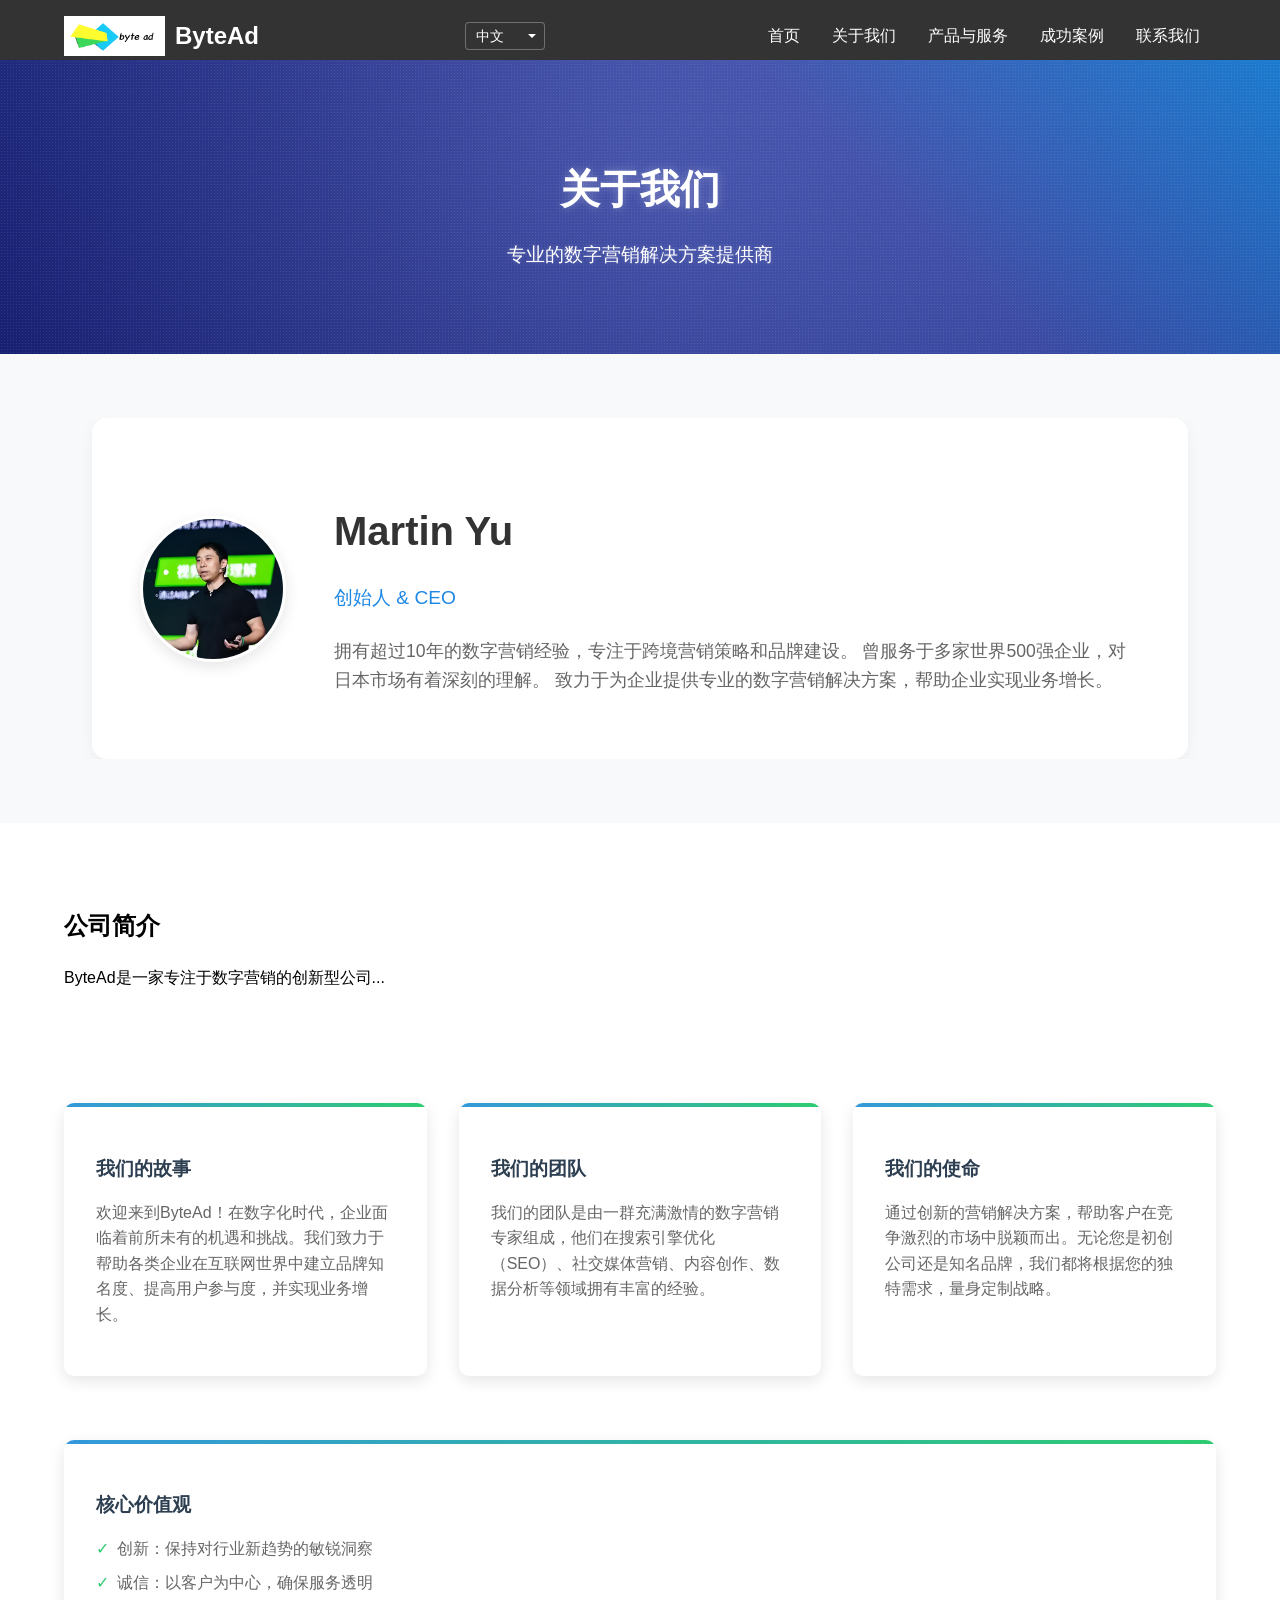
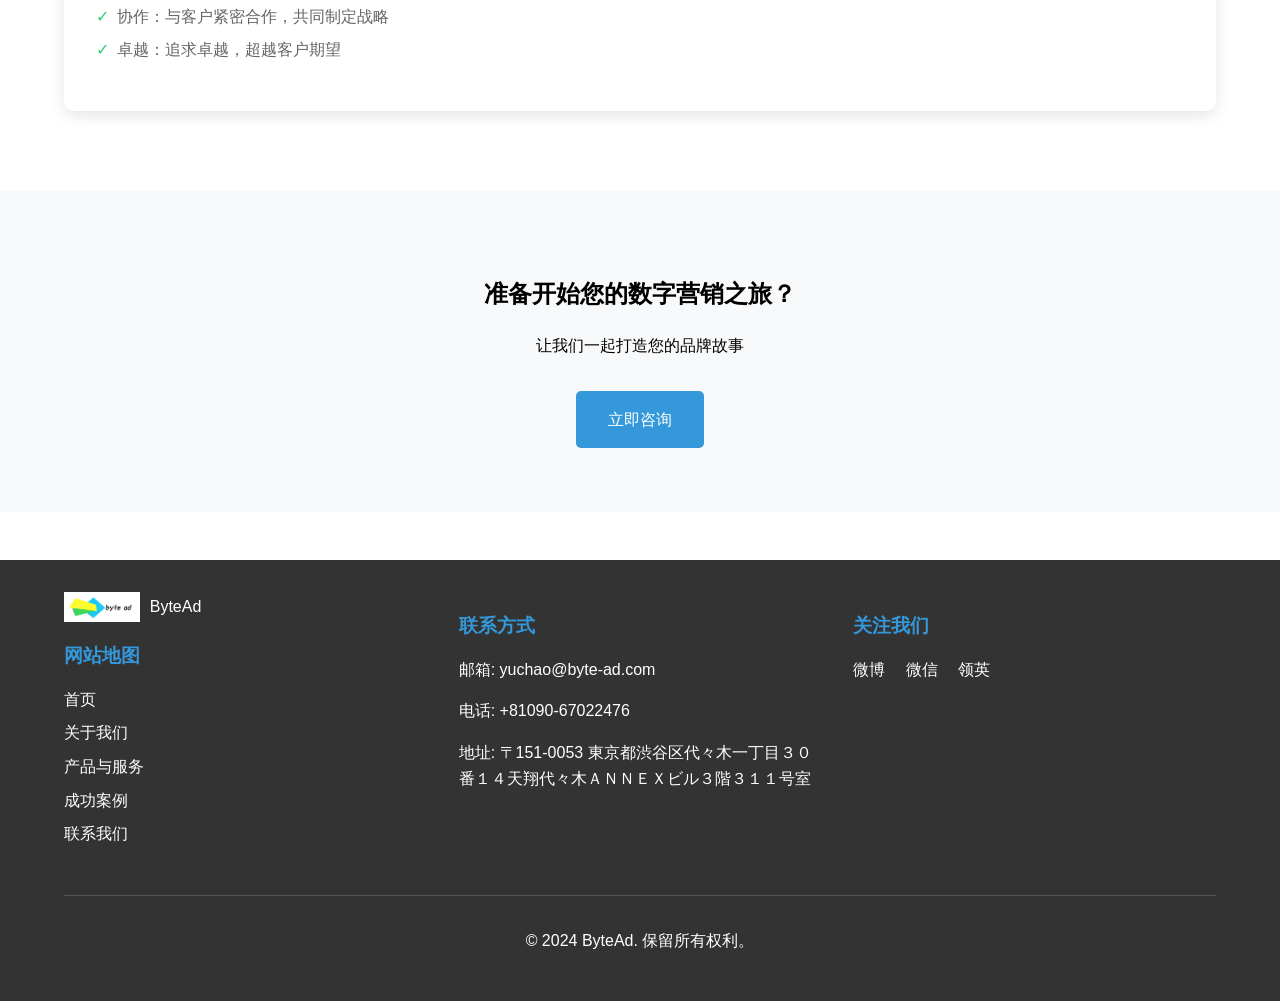
<file: about.html>
<!DOCTYPE html>
<html lang="zh">
<head>
    <meta charset="UTF-8">
    <meta name="viewport" content="width=device-width, initial-scale=1.0">
    <title>关于我们 - ByteAd</title>
    <link rel="stylesheet" href="styles/styles.css">
</head>
<body>
    <header></header>

    <main>
        <section class="page-hero">
            <div class="container">
                <h1>关于我们</h1>
                <p>专业的数字营销解决方案提供商</p>
            </div>
        </section>

        <section class="about-profile">
            <div class="container">
                <div class="profile-wrapper">
                    <div class="profile-image">
                        <img src="images/IMG_0980.jpg" alt="余超肖像" class="portrait">
                    </div>
                    <div class="profile-content">
                        <h2>Martin Yu
                        </h2>
                        <p class="title">创始人 & CEO</p>
                        <p class="description">
                            拥有超过10年的数字营销经验，专注于跨境营销策略和品牌建设。
                            曾服务于多家世界500强企业，对日本市场有着深刻的理解。
                            致力于为企业提供专业的数字营销解决方案，帮助企业实现业务增长。
                        </p>
                    </div>
                </div>
            </div>
        </section>

        <section class="about-company">
            <div class="container">
                <h2>公司简介</h2>
                <p>ByteAd是一家专注于数字营销的创新型公司...</p>
                <!-- 其他公司介绍内容 -->
            </div>
        </section>

        <section class="content-section">
            <div class="container">
                <div class="content-grid">
                    <div class="content-card">
                        <h3>我们的故事</h3>
                        <p>欢迎来到ByteAd！在数字化时代，企业面临着前所未有的机遇和挑战。我们致力于帮助各类企业在互联网世界中建立品牌知名度、提高用户参与度，并实现业务增长。</p>
                    </div>

                    <div class="content-card">
                        <h3>我们的团队</h3>
                        <p>我们的团队是由一群充满激情的数字营销专家组成，他们在搜索引擎优化（SEO）、社交媒体营销、内容创作、数据分析等领域拥有丰富的经验。</p>
                    </div>

                    <div class="content-card">
                        <h3>我们的使命</h3>
                        <p>通过创新的营销解决方案，帮助客户在竞争激烈的市场中脱颖而出。无论您是初创公司还是知名品牌，我们都将根据您的独特需求，量身定制战略。</p>
                    </div>
                </div>

                <div class="content-grid">
                    <div class="content-card">
                        <h3>核心价值观</h3>
                        <ul class="feature-list">
                            <li>创新：保持对行业新趋势的敏锐洞察</li>
                            <li>诚信：以客户为中心，确保服务透明</li>
                            <li>协作：与客户紧密合作，共同制定战略</li>
                            <li>卓越：追求卓越，超越客户期望</li>
                        </ul>
                    </div>
                </div>
            </div>
        </section>

        <section class="cta-section">
            <div class="container">
                <h2>准备开始您的数字营销之旅？</h2>
                <p>让我们一起打造您的品牌故事</p>
                <a href="mailto:yuchao@byte-ad.com" class="cta-button">立即咨询</a>
            </div>
        </section>
    </main>

    <footer></footer>

    <!-- 按顺序引入脚本 -->
    <script src="js/config.js"></script>
    <script src="js/components.js"></script>
    <script src="js/common.js"></script>
</body>
</html>
</file>
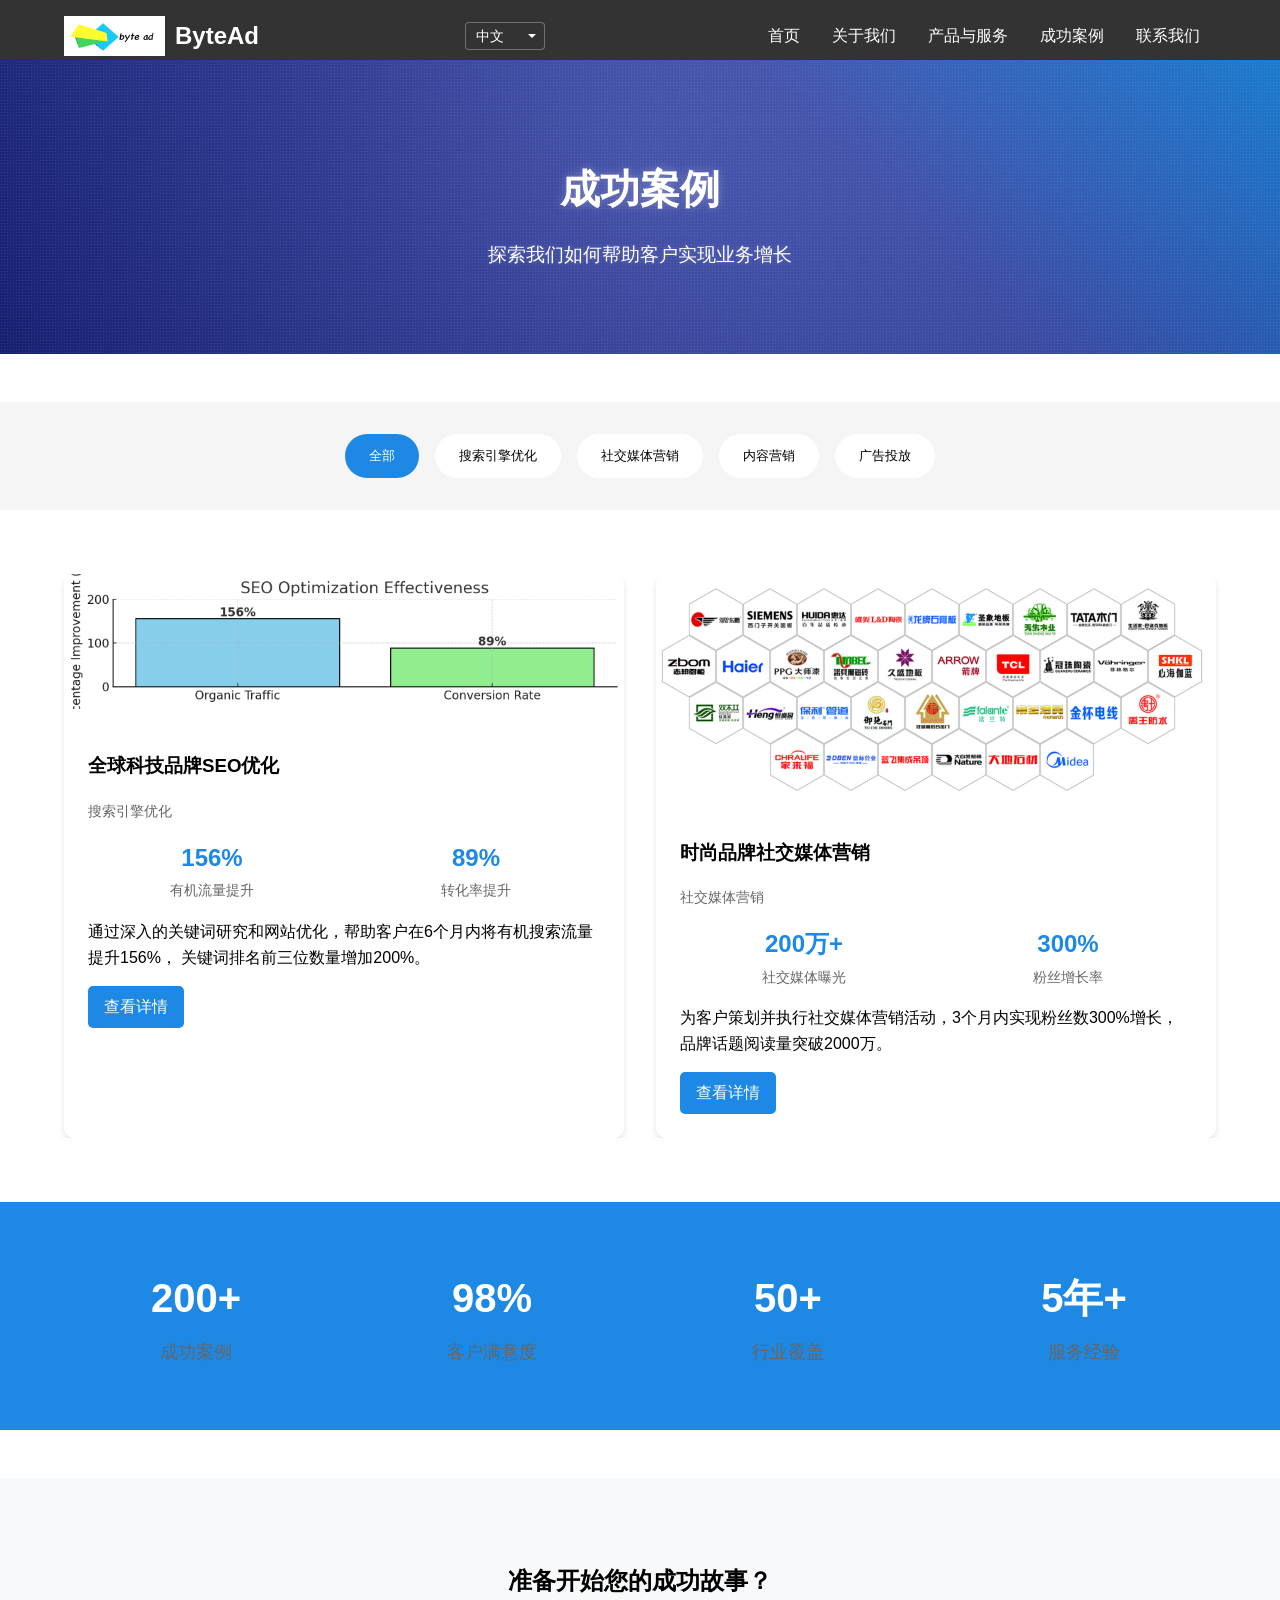
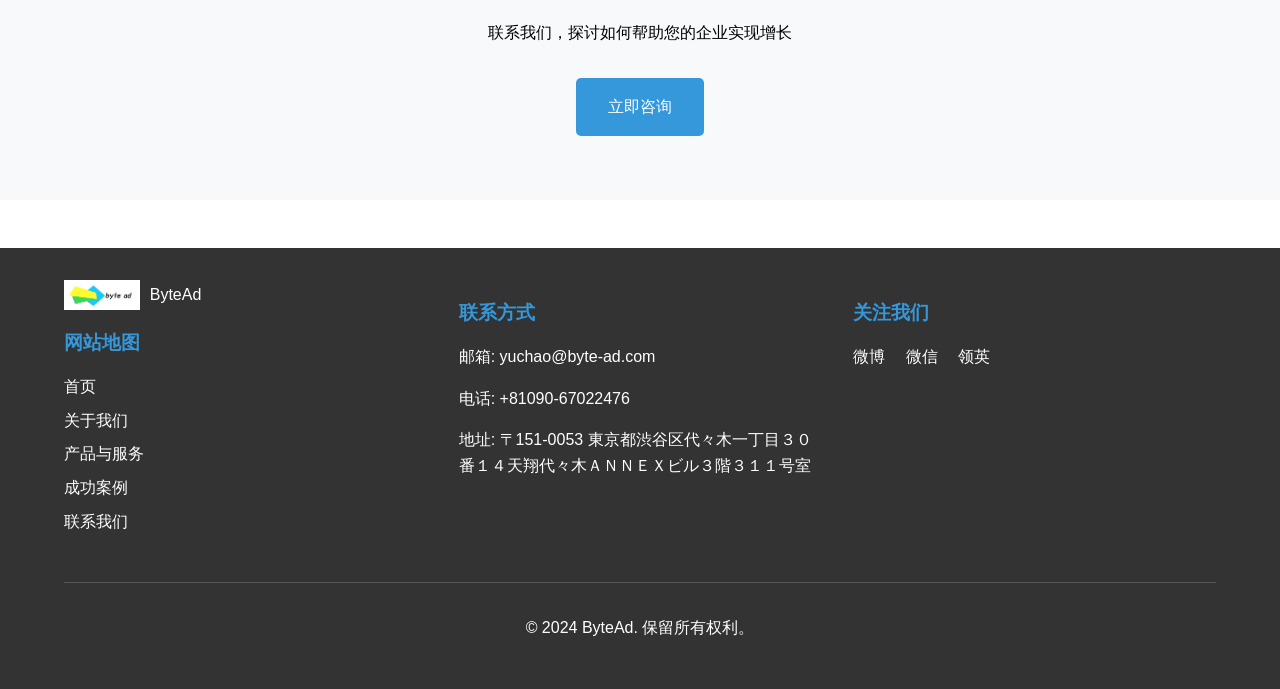
<file: cases.html>
<!DOCTYPE html>
<html lang="zh">
<head>
    <meta charset="UTF-8">
    <meta name="viewport" content="width=device-width, initial-scale=1.0">
    <title>成功案例 - ByteAd</title>
    <link rel="stylesheet" href="styles/styles.css">
</head>
<body>
    <header></header>

    <main>
        <section class="page-hero">
            <div class="container">
                <h1>成功案例</h1>
                <p>探索我们如何帮助客户实现业务增长</p>
            </div>
        </section>

        <!-- 案例筛选 -->
        <section class="case-filter">
            <div class="container">
                <div class="filter-buttons">
                    <button class="filter-btn active" data-filter="all">全部</button>
                    <button class="filter-btn" data-filter="seo">搜索引擎优化</button>
                    <button class="filter-btn" data-filter="social">社交媒体营销</button>
                    <button class="filter-btn" data-filter="content">内容营销</button>
                    <button class="filter-btn" data-filter="ads">广告投放</button>
                </div>
            </div>
        </section>

        <!-- 案例展示 -->
        <section class="case-grid">
            <div class="container">
                <div class="cases-wrapper">
                    <!-- 案例 1 -->
                    <div class="case-card" data-category="seo">
                        <div class="case-image">
                            <img src="images/seo.png" alt="全球科技品牌SEO优化">
                        </div>
                        <div class="case-content">
                            <h3>全球科技品牌SEO优化</h3>
                            <p class="case-category">搜索引擎优化</p>
                            <div class="case-stats">
                                <div class="stat">
                                    <span class="stat-number">156%</span>
                                    <span class="stat-label">有机流量提升</span>
                                </div>
                                <div class="stat">
                                    <span class="stat-number">89%</span>
                                    <span class="stat-label">转化率提升</span>
                                </div>
                            </div>
                            <p class="case-description">
                                通过深入的关键词研究和网站优化，帮助客户在6个月内将有机搜索流量提升156%，
                                关键词排名前三位数量增加200%。
                            </p>
                            <a href="#" class="case-link">查看详情</a>
                        </div>
                    </div>

                    <!-- 案例 2 -->
                    <div class="case-card" data-category="social">
                        <div class="case-image">
                            <img src="images/brand.png" alt="时尚品牌社交媒体营销">
                        </div>
                        <div class="case-content">
                            <h3>时尚品牌社交媒体营销</h3>
                            <p class="case-category">社交媒体营销</p>
                            <div class="case-stats">
                                <div class="stat">
                                    <span class="stat-number">200万+</span>
                                    <span class="stat-label">社交媒体曝光</span>
                                </div>
                                <div class="stat">
                                    <span class="stat-number">300%</span>
                                    <span class="stat-label">粉丝增长率</span>
                                </div>
                            </div>
                            <p class="case-description">
                                为客户策划并执行社交媒体营销活动，3个月内实现粉丝数300%增长，
                                品牌话题阅读量突破2000万。
                            </p>
                            <a href="#" class="case-link">查看详情</a>
                        </div>
                    </div>

                    <!-- 更多案例... -->
                </div>
            </div>
        </section>

        <!-- 数据统计 -->
        <section class="stats-section">
            <div class="container">
                <div class="stats-grid">
                    <div class="stat-item">
                        <span class="stat-number">200+</span>
                        <span class="stat-label">成功案例</span>
                    </div>
                    <div class="stat-item">
                        <span class="stat-number">98%</span>
                        <span class="stat-label">客户满意度</span>
                    </div>
                    <div class="stat-item">
                        <span class="stat-number">50+</span>
                        <span class="stat-label">行业覆盖</span>
                    </div>
                    <div class="stat-item">
                        <span class="stat-number">5年+</span>
                        <span class="stat-label">服务经验</span>
                    </div>
                </div>
            </div>
        </section>

        <!-- CTA 部分 -->
        <section class="cta-section">
            <div class="container">
                <h2>准备开始您的成功故事？</h2>
                <p>联系我们，探讨如何帮助您的企业实现增长</p>
                <a href="mailto:yuchao@byte-ad.com" class="cta-button">立即咨询</a>
            </div>
        </section>
    </main>

    <footer></footer>

    <!-- 脚本引入 -->
    <script src="js/config.js"></script>
    <script src="js/components.js"></script>
    <script src="js/common.js"></script>
    <script src="js/cases.js"></script>
</body>
</html>
</file>
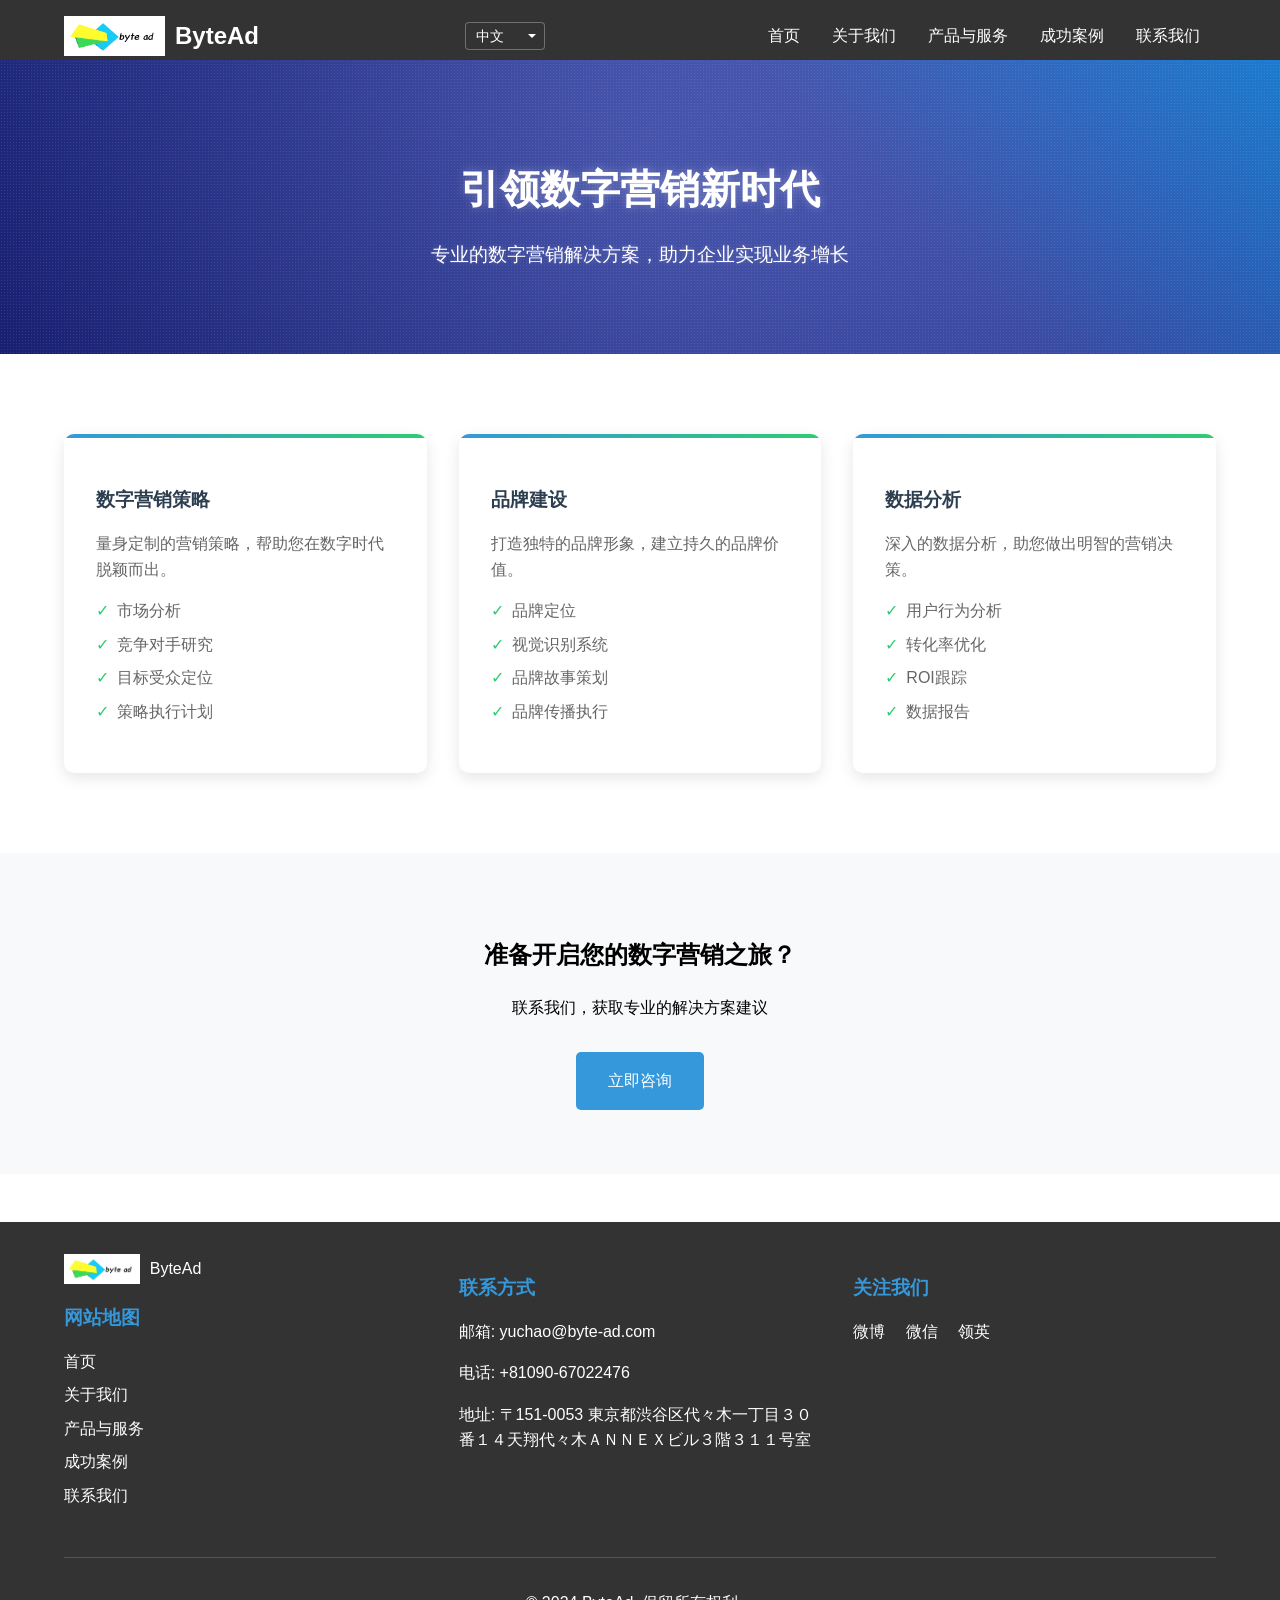
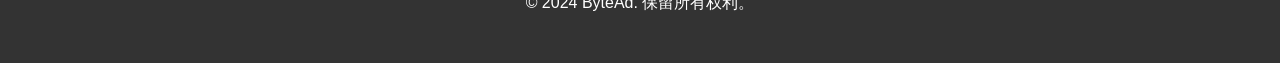
<file: index_a.html>
<!DOCTYPE html>
<html lang="zh">
<head>
    <meta charset="UTF-8">
    <meta name="viewport" content="width=device-width, initial-scale=1.0">
    <title>ByteAd - 数字营销专家</title>
    <link rel="stylesheet" href="styles/styles.css">
</head>
<body>
    <header></header>

    <main>
        <section class="page-hero">
            <div class="container">
                <h1 data-i18n="home.hero.title">引领数字营销新时代</h1>
                <p data-i18n="home.hero.subtitle">专业的数字营销解决方案，助力企业实现业务增长</p>
            </div>
        </section>

        <section class="content-section">
            <div class="container">
                <div class="content-grid">
                    <div class="content-card">
                        <h3>数字营销策略</h3>
                        <p>量身定制的营销策略，帮助您在数字时代脱颖而出。</p>
                        <ul class="feature-list">
                            <li>市场分析</li>
                            <li>竞争对手研究</li>
                            <li>目标受众定位</li>
                            <li>策略执行计划</li>
                        </ul>
                    </div>

                    <div class="content-card">
                        <h3>品牌建设</h3>
                        <p>打造独特的品牌形象，建立持久的品牌价值。</p>
                        <ul class="feature-list">
                            <li>品牌定位</li>
                            <li>视觉识别系统</li>
                            <li>品牌故事策划</li>
                            <li>品牌传播执行</li>
                        </ul>
                    </div>

                    <div class="content-card">
                        <h3>数据分析</h3>
                        <p>深入的数据分析，助您做出明智的营销决策。</p>
                        <ul class="feature-list">
                            <li>用户行为分析</li>
                            <li>转化率优化</li>
                            <li>ROI跟踪</li>
                            <li>数据报告</li>
                        </ul>
                    </div>
                </div>
            </div>
        </section>

        <section class="cta-section">
            <div class="container">
                <h2>准备开启您的数字营销之旅？</h2>
                <p>联系我们，获取专业的解决方案建议</p>
                <a href="mailto:yuchao@byte-ad.com" class="cta-button">立即咨询</a>
            </div>
        </section>
    </main>

    <footer></footer>

    <!-- 引入语言文件 -->
    <script src="locales/zh.js"></script>
    <script src="locales/en.js"></script>
    <script src="locales/ja.js"></script>
    <!-- 其他脚本 -->
    <script src="js/config.js"></script>
    <script src="js/components.js"></script>
    <script src="js/common.js"></script>
</body>
</html>
</file>
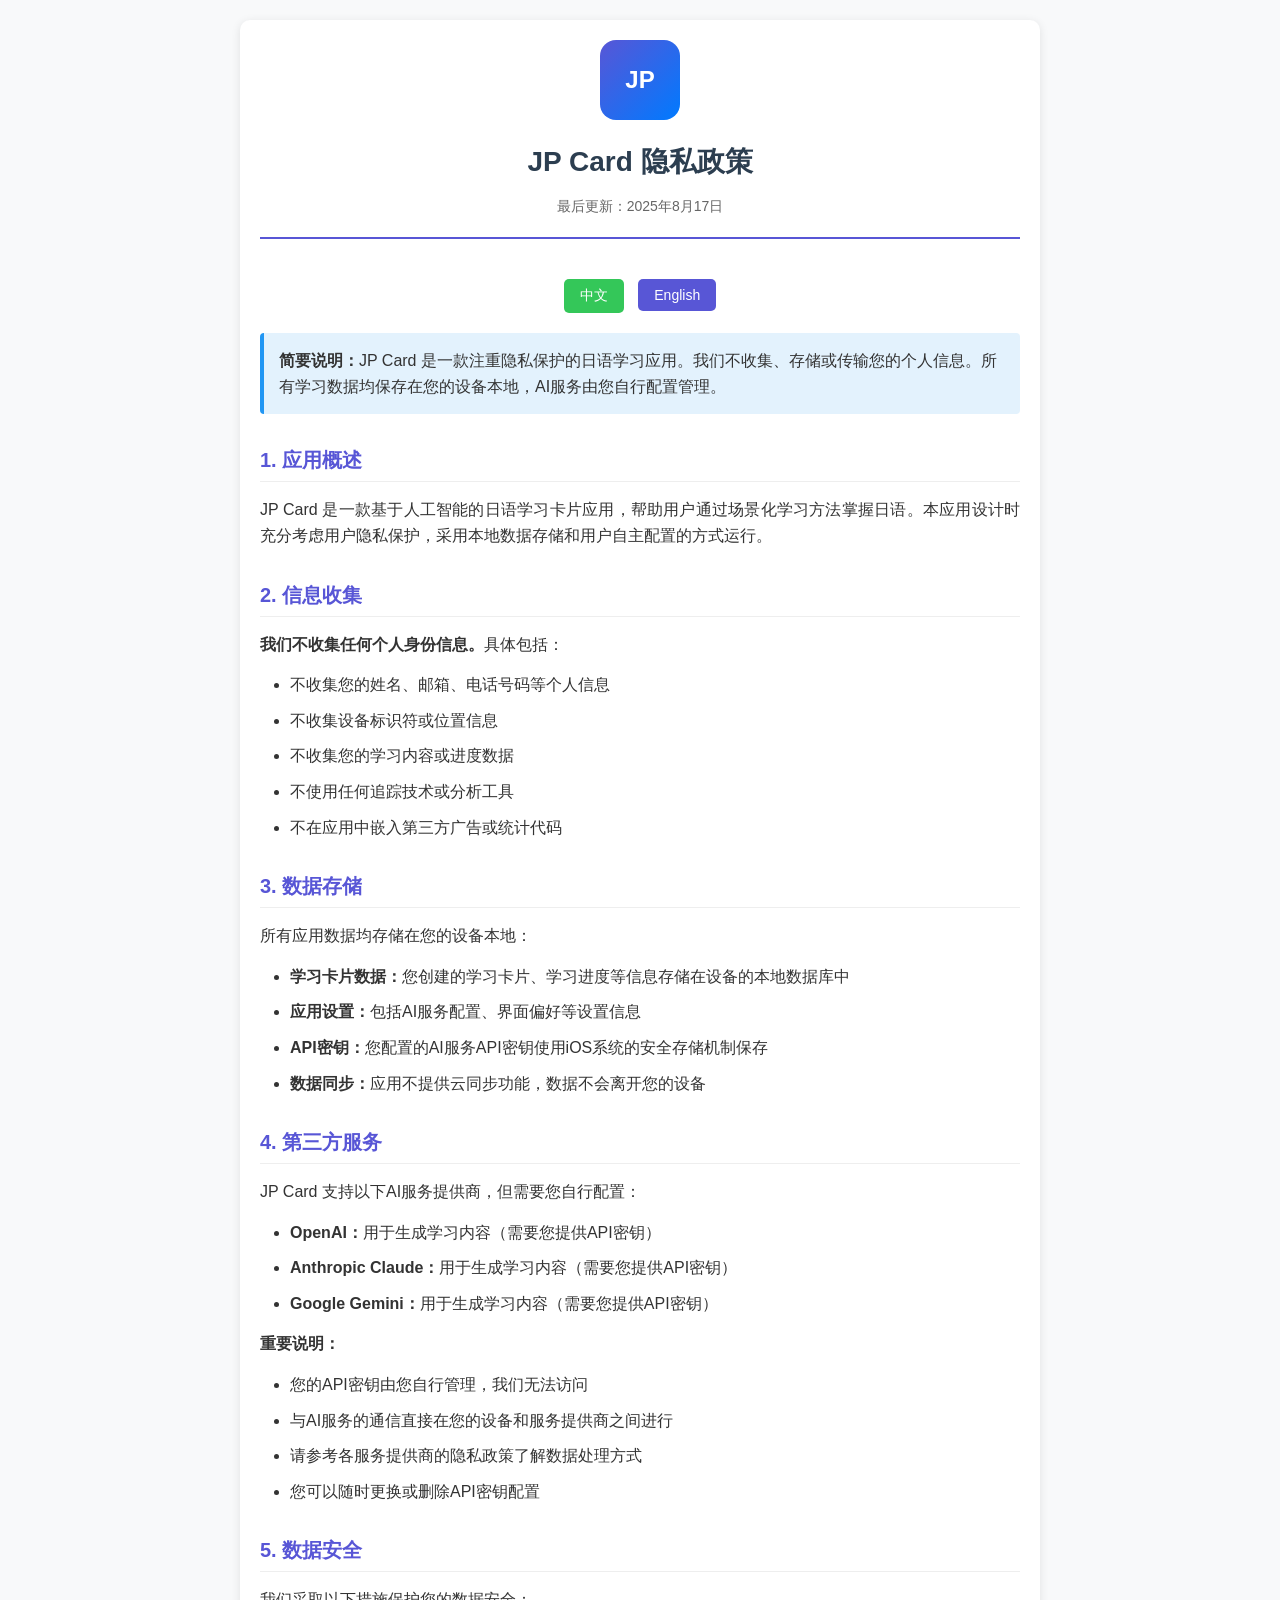
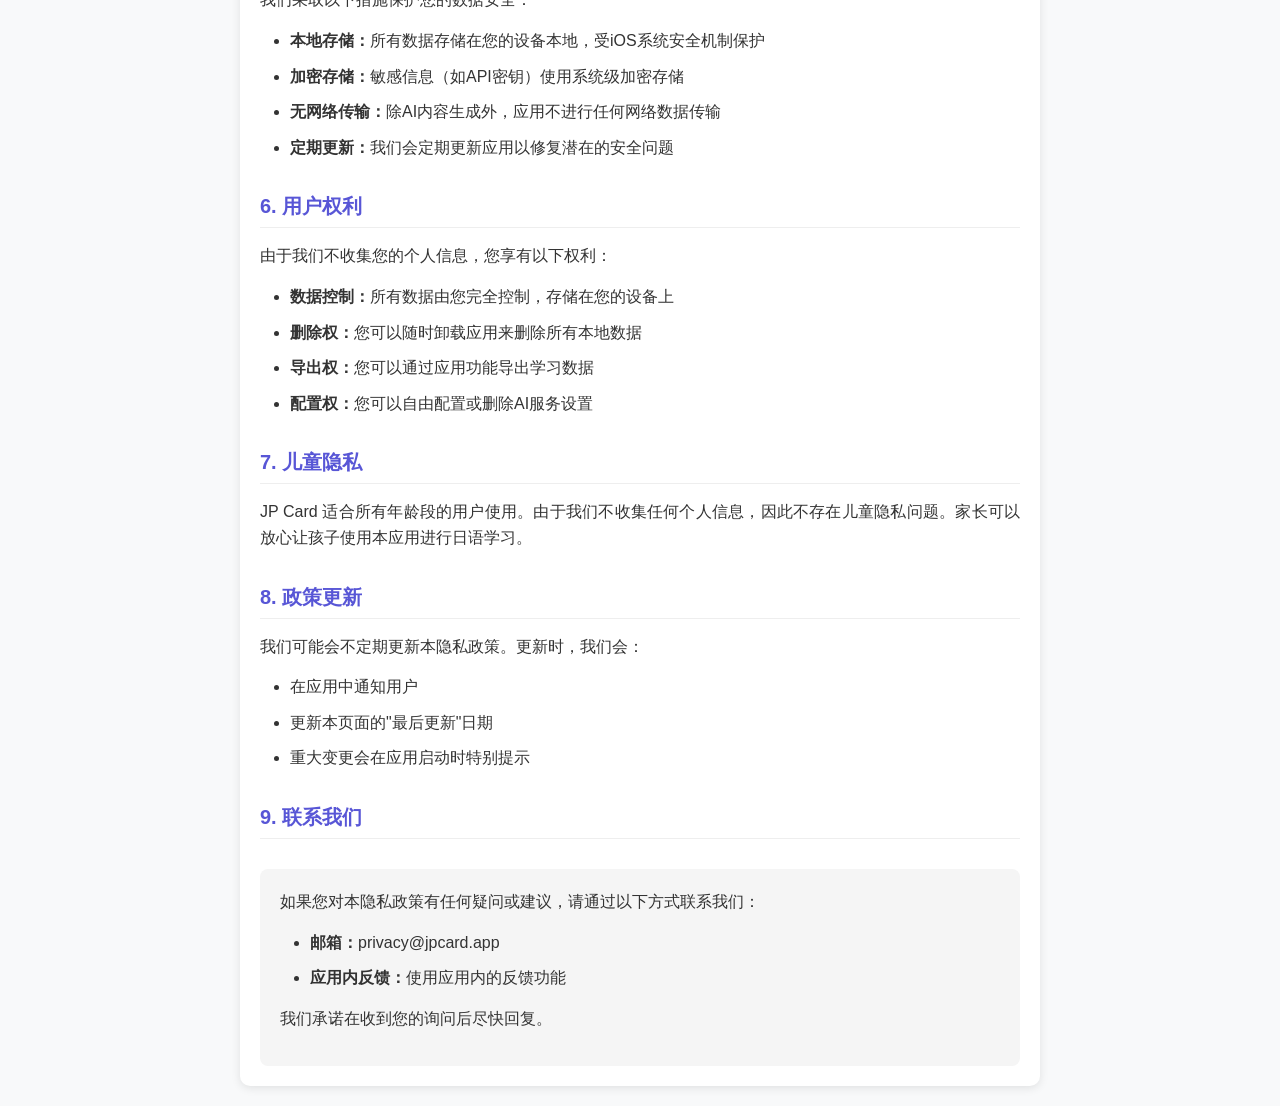
<file: jpcard_privacy.html>
<!DOCTYPE html>
<html lang="zh-CN">
<head>
    <meta charset="UTF-8">
    <meta name="viewport" content="width=device-width, initial-scale=1.0">
    <title>JP Card - 隐私政策</title>
    <style>
        * {
            margin: 0;
            padding: 0;
            box-sizing: border-box;
        }

        body {
            font-family: -apple-system, BlinkMacSystemFont, 'Segoe UI', Roboto, 'Helvetica Neue', Arial, sans-serif;
            line-height: 1.6;
            color: #333;
            background-color: #f8f9fa;
        }

        .container {
            max-width: 800px;
            margin: 0 auto;
            padding: 20px;
            background-color: white;
            box-shadow: 0 2px 10px rgba(0,0,0,0.1);
            border-radius: 10px;
            margin-top: 20px;
            margin-bottom: 20px;
        }

        .header {
            text-align: center;
            margin-bottom: 40px;
            padding-bottom: 20px;
            border-bottom: 2px solid #5856D6;
        }

        .app-icon {
            width: 80px;
            height: 80px;
            background: linear-gradient(135deg, #5856D6, #007AFF);
            border-radius: 16px;
            margin: 0 auto 20px;
            display: flex;
            align-items: center;
            justify-content: center;
            color: white;
            font-size: 24px;
            font-weight: bold;
        }

        h1 {
            color: #2c3e50;
            margin-bottom: 10px;
            font-size: 28px;
        }

        .update-date {
            color: #666;
            font-size: 14px;
        }

        h2 {
            color: #5856D6;
            margin: 30px 0 15px 0;
            font-size: 20px;
            padding-bottom: 5px;
            border-bottom: 1px solid #eee;
        }

        p {
            margin-bottom: 15px;
            text-align: justify;
        }

        ul {
            margin: 15px 0;
            padding-left: 30px;
        }

        li {
            margin-bottom: 10px;
        }

        .highlight {
            background-color: #e3f2fd;
            padding: 15px;
            border-left: 4px solid #2196F3;
            margin: 20px 0;
            border-radius: 4px;
        }

        .contact-info {
            background-color: #f5f5f5;
            padding: 20px;
            border-radius: 8px;
            margin-top: 30px;
        }

        .language-switch {
            text-align: center;
            margin: 20px 0;
        }

        .language-switch button {
            background: #5856D6;
            color: white;
            border: none;
            padding: 8px 16px;
            margin: 0 5px;
            border-radius: 5px;
            cursor: pointer;
            font-size: 14px;
        }

        .language-switch button:hover {
            background: #4947C7;
        }

        .language-switch button.active {
            background: #34C759;
        }

        .english-content {
            display: none;
        }

        @media (max-width: 768px) {
            .container {
                margin: 10px;
                padding: 15px;
            }
            
            h1 {
                font-size: 24px;
            }
            
            h2 {
                font-size: 18px;
            }
        }
    </style>
</head>
<body>
    <div class="container">
        <div class="header">
            <div class="app-icon">JP</div>
            <h1>JP Card 隐私政策</h1>
            <div class="update-date">最后更新：2025年8月17日</div>
        </div>

        <div class="language-switch">
            <button id="btn-chinese" class="active" onclick="switchLanguage('chinese')">中文</button>
            <button id="btn-english" onclick="switchLanguage('english')">English</button>
        </div>

        <!-- 中文版本 -->
        <div id="chinese-content" class="chinese-content">
            <div class="highlight">
                <strong>简要说明：</strong>JP Card 是一款注重隐私保护的日语学习应用。我们不收集、存储或传输您的个人信息。所有学习数据均保存在您的设备本地，AI服务由您自行配置管理。
            </div>

            <h2>1. 应用概述</h2>
            <p>JP Card 是一款基于人工智能的日语学习卡片应用，帮助用户通过场景化学习方法掌握日语。本应用设计时充分考虑用户隐私保护，采用本地数据存储和用户自主配置的方式运行。</p>

            <h2>2. 信息收集</h2>
            <p><strong>我们不收集任何个人身份信息。</strong>具体包括：</p>
            <ul>
                <li>不收集您的姓名、邮箱、电话号码等个人信息</li>
                <li>不收集设备标识符或位置信息</li>
                <li>不收集您的学习内容或进度数据</li>
                <li>不使用任何追踪技术或分析工具</li>
                <li>不在应用中嵌入第三方广告或统计代码</li>
            </ul>

            <h2>3. 数据存储</h2>
            <p>所有应用数据均存储在您的设备本地：</p>
            <ul>
                <li><strong>学习卡片数据：</strong>您创建的学习卡片、学习进度等信息存储在设备的本地数据库中</li>
                <li><strong>应用设置：</strong>包括AI服务配置、界面偏好等设置信息</li>
                <li><strong>API密钥：</strong>您配置的AI服务API密钥使用iOS系统的安全存储机制保存</li>
                <li><strong>数据同步：</strong>应用不提供云同步功能，数据不会离开您的设备</li>
            </ul>

            <h2>4. 第三方服务</h2>
            <p>JP Card 支持以下AI服务提供商，但需要您自行配置：</p>
            <ul>
                <li><strong>OpenAI：</strong>用于生成学习内容（需要您提供API密钥）</li>
                <li><strong>Anthropic Claude：</strong>用于生成学习内容（需要您提供API密钥）</li>
                <li><strong>Google Gemini：</strong>用于生成学习内容（需要您提供API密钥）</li>
            </ul>
            <p><strong>重要说明：</strong></p>
            <ul>
                <li>您的API密钥由您自行管理，我们无法访问</li>
                <li>与AI服务的通信直接在您的设备和服务提供商之间进行</li>
                <li>请参考各服务提供商的隐私政策了解数据处理方式</li>
                <li>您可以随时更换或删除API密钥配置</li>
            </ul>

            <h2>5. 数据安全</h2>
            <p>我们采取以下措施保护您的数据安全：</p>
            <ul>
                <li><strong>本地存储：</strong>所有数据存储在您的设备本地，受iOS系统安全机制保护</li>
                <li><strong>加密存储：</strong>敏感信息（如API密钥）使用系统级加密存储</li>
                <li><strong>无网络传输：</strong>除AI内容生成外，应用不进行任何网络数据传输</li>
                <li><strong>定期更新：</strong>我们会定期更新应用以修复潜在的安全问题</li>
            </ul>

            <h2>6. 用户权利</h2>
            <p>由于我们不收集您的个人信息，您享有以下权利：</p>
            <ul>
                <li><strong>数据控制：</strong>所有数据由您完全控制，存储在您的设备上</li>
                <li><strong>删除权：</strong>您可以随时卸载应用来删除所有本地数据</li>
                <li><strong>导出权：</strong>您可以通过应用功能导出学习数据</li>
                <li><strong>配置权：</strong>您可以自由配置或删除AI服务设置</li>
            </ul>

            <h2>7. 儿童隐私</h2>
            <p>JP Card 适合所有年龄段的用户使用。由于我们不收集任何个人信息，因此不存在儿童隐私问题。家长可以放心让孩子使用本应用进行日语学习。</p>

            <h2>8. 政策更新</h2>
            <p>我们可能会不定期更新本隐私政策。更新时，我们会：</p>
            <ul>
                <li>在应用中通知用户</li>
                <li>更新本页面的"最后更新"日期</li>
                <li>重大变更会在应用启动时特别提示</li>
            </ul>

            <h2>9. 联系我们</h2>
            <div class="contact-info">
                <p>如果您对本隐私政策有任何疑问或建议，请通过以下方式联系我们：</p>
                <ul>
                    <li><strong>邮箱：</strong>privacy@jpcard.app</li>
                    <li><strong>应用内反馈：</strong>使用应用内的反馈功能</li>
                </ul>
                <p>我们承诺在收到您的询问后尽快回复。</p>
            </div>
        </div>

        <!-- 英文版本 -->
        <div id="english-content" class="english-content">
            <div class="highlight">
                <strong>Summary:</strong> JP Card is a privacy-focused Japanese learning app. We do not collect, store, or transmit your personal information. All learning data is saved locally on your device, and AI services are configured and managed by you.
            </div>

            <h2>1. App Overview</h2>
            <p>JP Card is an AI-powered Japanese learning card application that helps users master Japanese through scenario-based learning methods. This app is designed with full consideration for user privacy protection, operating through local data storage and user-autonomous configuration.</p>

            <h2>2. Information Collection</h2>
            <p><strong>We do not collect any personally identifiable information.</strong> Specifically:</p>
            <ul>
                <li>We do not collect your name, email, phone number, or other personal information</li>
                <li>We do not collect device identifiers or location information</li>
                <li>We do not collect your learning content or progress data</li>
                <li>We do not use any tracking technologies or analytics tools</li>
                <li>We do not embed third-party advertisements or statistics code in the app</li>
            </ul>

            <h2>3. Data Storage</h2>
            <p>All app data is stored locally on your device:</p>
            <ul>
                <li><strong>Learning Card Data:</strong> Study cards you create, learning progress, and other information are stored in the device's local database</li>
                <li><strong>App Settings:</strong> Including AI service configuration, interface preferences, and other settings</li>
                <li><strong>API Keys:</strong> AI service API keys you configure are saved using iOS system's secure storage mechanism</li>
                <li><strong>Data Sync:</strong> The app does not provide cloud sync functionality; data never leaves your device</li>
            </ul>

            <h2>4. Third-Party Services</h2>
            <p>JP Card supports the following AI service providers, but requires your own configuration:</p>
            <ul>
                <li><strong>OpenAI:</strong> For generating learning content (requires your API key)</li>
                <li><strong>Anthropic Claude:</strong> For generating learning content (requires your API key)</li>
                <li><strong>Google Gemini:</strong> For generating learning content (requires your API key)</li>
            </ul>
            <p><strong>Important Notes:</strong></p>
            <ul>
                <li>Your API keys are managed by you; we cannot access them</li>
                <li>Communication with AI services occurs directly between your device and the service providers</li>
                <li>Please refer to each service provider's privacy policy to understand their data processing methods</li>
                <li>You can change or delete API key configurations at any time</li>
            </ul>

            <h2>5. Data Security</h2>
            <p>We take the following measures to protect your data security:</p>
            <ul>
                <li><strong>Local Storage:</strong> All data is stored locally on your device, protected by iOS system security mechanisms</li>
                <li><strong>Encrypted Storage:</strong> Sensitive information (such as API keys) is stored using system-level encryption</li>
                <li><strong>No Network Transmission:</strong> Except for AI content generation, the app does not perform any network data transmission</li>
                <li><strong>Regular Updates:</strong> We regularly update the app to fix potential security issues</li>
            </ul>

            <h2>6. User Rights</h2>
            <p>Since we do not collect your personal information, you have the following rights:</p>
            <ul>
                <li><strong>Data Control:</strong> All data is completely controlled by you and stored on your device</li>
                <li><strong>Right to Deletion:</strong> You can delete all local data at any time by uninstalling the app</li>
                <li><strong>Right to Export:</strong> You can export learning data through app functionality</li>
                <li><strong>Configuration Rights:</strong> You can freely configure or delete AI service settings</li>
            </ul>

            <h2>7. Children's Privacy</h2>
            <p>JP Card is suitable for users of all ages. Since we do not collect any personal information, there are no children's privacy concerns. Parents can safely allow their children to use this app for Japanese learning.</p>

            <h2>8. Policy Updates</h2>
            <p>We may update this privacy policy from time to time. When updating, we will:</p>
            <ul>
                <li>Notify users within the app</li>
                <li>Update the "Last Updated" date on this page</li>
                <li>Provide special prompts for major changes when the app starts</li>
            </ul>

            <h2>9. Contact Us</h2>
            <div class="contact-info">
                <p>If you have any questions or suggestions about this privacy policy, please contact us through:</p>
                <ul>
                    <li><strong>Email:</strong> privacy@jpcard.app</li>
                    <li><strong>In-App Feedback:</strong> Use the feedback function within the app</li>
                </ul>
                <p>We promise to reply as soon as possible after receiving your inquiry.</p>
            </div>
        </div>
    </div>

    <script>
        function switchLanguage(language) {
            const chineseContent = document.getElementById('chinese-content');
            const englishContent = document.getElementById('english-content');
            const chineseBtn = document.getElementById('btn-chinese');
            const englishBtn = document.getElementById('btn-english');

            if (language === 'chinese') {
                chineseContent.style.display = 'block';
                englishContent.style.display = 'none';
                chineseBtn.classList.add('active');
                englishBtn.classList.remove('active');
            } else {
                chineseContent.style.display = 'none';
                englishContent.style.display = 'block';
                chineseBtn.classList.remove('active');
                englishBtn.classList.add('active');
            }
        }

        // 默认显示中文
        document.addEventListener('DOMContentLoaded', function() {
            document.getElementById('chinese-content').style.display = 'block';
        });
    </script>
</body>
</html>
</file>
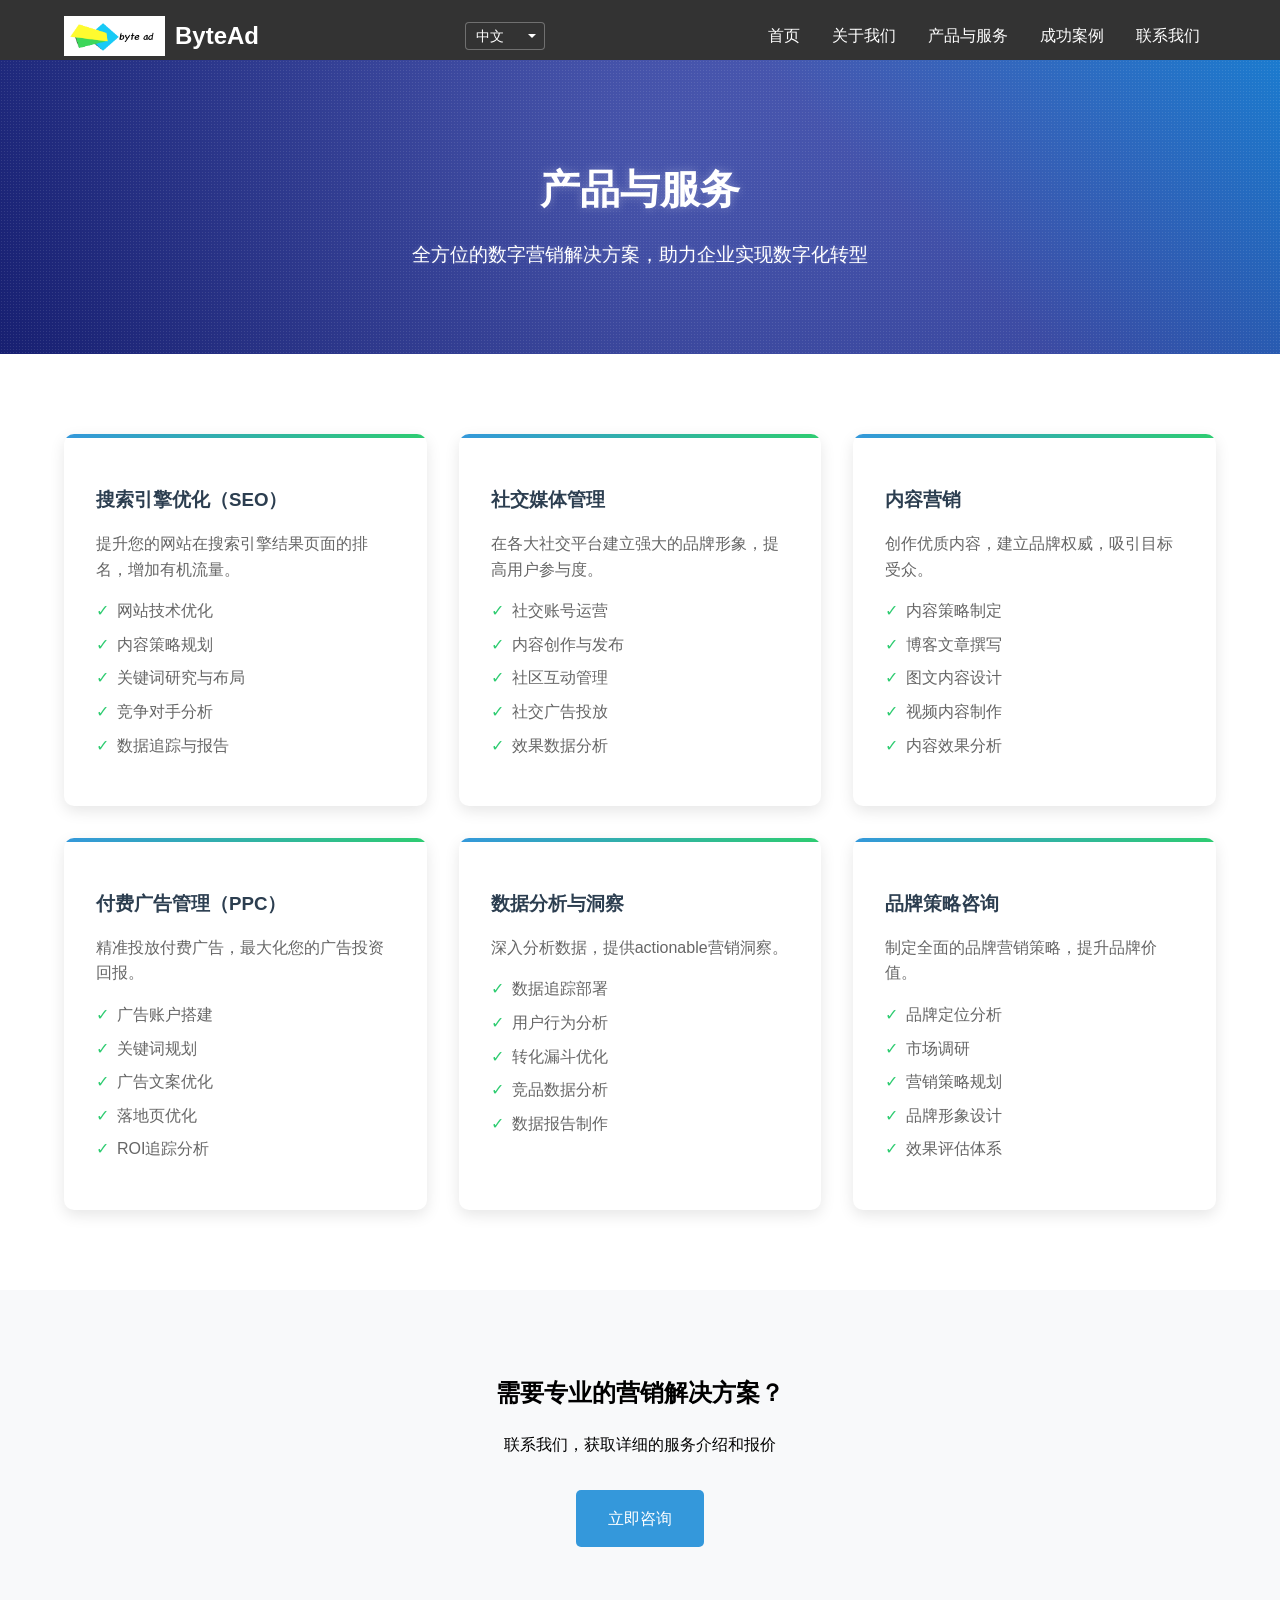
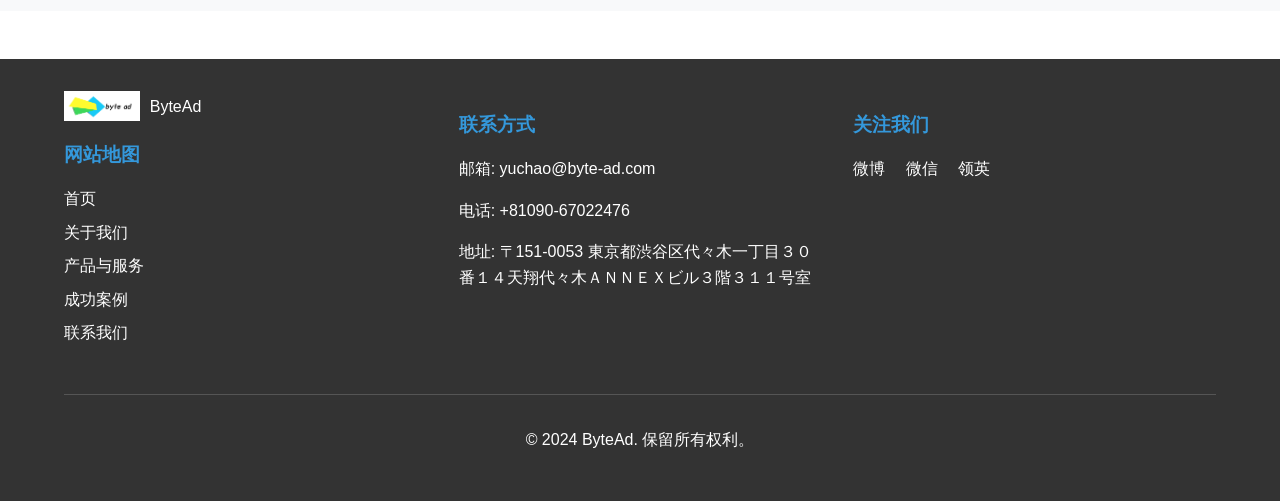
<file: services.html>
<!DOCTYPE html>
<html lang="zh">
<head>
    <meta charset="UTF-8">
    <meta name="viewport" content="width=device-width, initial-scale=1.0">
    <title>产品与服务 - ByteAd</title>
    <link rel="stylesheet" href="styles/styles.css">
</head>
<body>
    <header></header>

    <main>
        <section class="page-hero">
            <div class="container">
                <h1>产品与服务</h1>
                <p>全方位的数字营销解决方案，助力企业实现数字化转型</p>
            </div>
        </section>

        <section class="content-section">
            <div class="container">
                <div class="content-grid">
                    <div class="content-card">
                        <h3>搜索引擎优化（SEO）</h3>
                        <p>提升您的网站在搜索引擎结果页面的排名，增加有机流量。</p>
                        <ul class="feature-list">
                            <li>网站技术优化</li>
                            <li>内容策略规划</li>
                            <li>关键词研究与布局</li>
                            <li>竞争对手分析</li>
                            <li>数据追踪与报告</li>
                        </ul>
                    </div>

                    <div class="content-card">
                        <h3>社交媒体管理</h3>
                        <p>在各大社交平台建立强大的品牌形象，提高用户参与度。</p>
                        <ul class="feature-list">
                            <li>社交账号运营</li>
                            <li>内容创作与发布</li>
                            <li>社区互动管理</li>
                            <li>社交广告投放</li>
                            <li>效果数据分析</li>
                        </ul>
                    </div>

                    <div class="content-card">
                        <h3>内容营销</h3>
                        <p>创作优质内容，建立品牌权威，吸引目标受众。</p>
                        <ul class="feature-list">
                            <li>内容策略制定</li>
                            <li>博客文章撰写</li>
                            <li>图文内容设计</li>
                            <li>视频内容制作</li>
                            <li>内容效果分析</li>
                        </ul>
                    </div>

                    <div class="content-card">
                        <h3>付费广告管理（PPC）</h3>
                        <p>精准投放付费广告，最大化您的广告投资回报。</p>
                        <ul class="feature-list">
                            <li>广告账户搭建</li>
                            <li>关键词规划</li>
                            <li>广告文案优化</li>
                            <li>落地页优化</li>
                            <li>ROI追踪分析</li>
                        </ul>
                    </div>

                    <div class="content-card">
                        <h3>数据分析与洞察</h3>
                        <p>深入分析数据，提供actionable营销洞察。</p>
                        <ul class="feature-list">
                            <li>数据追踪部署</li>
                            <li>用户行为分析</li>
                            <li>转化漏斗优化</li>
                            <li>竞品数据分析</li>
                            <li>数据报告制作</li>
                        </ul>
                    </div>

                    <div class="content-card">
                        <h3>品牌策略咨询</h3>
                        <p>制定全面的品牌营销策略，提升品牌价值。</p>
                        <ul class="feature-list">
                            <li>品牌定位分析</li>
                            <li>市场调研</li>
                            <li>营销策略规划</li>
                            <li>品牌形象设计</li>
                            <li>效果评估体系</li>
                        </ul>
                    </div>
                </div>
            </div>
        </section>

        <section class="cta-section">
            <div class="container">
                <h2>需要专业的营销解决方案？</h2>
                <p>联系我们，获取详细的服务介绍和报价</p>
                <a href="mailto:yuchao@byte-ad.com" class="cta-button">立即咨询</a>
            </div>
        </section>
    </main>

    <footer></footer>

    <!-- 按顺序引入脚本 -->
    <script src="js/config.js"></script>
    <script src="js/components.js"></script>
    <script src="js/common.js"></script>
</body>
</html>
</file>
<file: styles/styles.css>
/* 基础样式11 */ 
body {
    font-family: Arial, sans-serif;
    line-height: 1.6;
    margin: 0;
    padding: 0;
}

/* 导航栏样式 */
nav {
    background-color: #333;
    position: fixed;
    width: 100%;
    top: 0;
    z-index: 1000;
    height: 60px;
}

nav .container {
    display: flex;
    justify-content: space-between;
    align-items: center;
    padding: 1rem;
}

nav h1 {
    margin: 0;
    font-size: 1.5rem;
}

/* 汉堡菜单按钮样式 */
.menu-toggle {
    display: none;
    background: none;
    border: none;
    color: white;
    font-size: 1.5rem;
    cursor: pointer;
    padding: 0.5rem;
}

/* 导航菜单样式 */
nav ul {
    display: flex;
    list-style: none;
    margin: 0;
    padding: 0;
}

nav ul li {
    margin: 0 1rem;
}

nav ul li a {
    color: white;
    text-decoration: none;
    transition: color 0.3s ease;
}

nav ul li a:hover {
    color: #3498db;
}

/* 容器样式 */
.container {
    width: 80%;
    margin: auto;
    overflow: hidden;
    max-width: 1200px;
}

/* 页脚样式 */
footer {
    background-color: #333;
    color: white;
    padding: 2rem 0;
    margin-top: 3rem;
}

.footer-content {
    display: flex;
    justify-content: space-between;
    flex-wrap: wrap;
}

.footer-section {
    flex: 1;
    margin-right: 2rem;
    min-width: 250px;
}

.footer-section:last-child {
    margin-right: 0;
}

.footer-section h3 {
    margin-bottom: 1rem;
    color: #3498db;
}

.footer-section ul {
    list-style-type: none;
    padding: 0;
}

.footer-section ul li {
    margin-bottom: 0.5rem;
}

.footer-section ul li a {
    color: white;
    text-decoration: none;
    transition: color 0.3s ease;
}

.footer-section ul li a:hover {
    color: #3498db;
}

.social-icons a {
    color: white;
    text-decoration: none;
    margin-right: 1rem;
    transition: color 0.3s ease;
}

.social-icons a:hover {
    color: #3498db;
}

.footer-bottom {
    text-align: center;
    margin-top: 2rem;
    padding-top: 1rem;
    border-top: 1px solid #555;
}

/* 英雄区域样式 */
.page-hero {
    position: relative;
    color: white;
    padding: 8rem 0 4rem;
    text-align: center;
    margin-bottom: 3rem;
    background-size: 300%;
    animation: gradientBG 15s ease infinite;
    background-image: linear-gradient(
        45deg,
        #1a237e,  /* 深蓝色 */
        #283593,  /* 靛蓝色 */
        #3949ab,  /* 蓝色 */
        #1e88e5,  /* 亮蓝色 */
        #039be5,  /* 浅蓝色 */
        #1e88e5,  /* 亮蓝色 */
        #3949ab,  /* 蓝色 */
        #283593,  /* 靛蓝色 */
        #1a237e   /* 回到深蓝色 */
    );
}

/* 优化渐变动画 */
@keyframes gradientBG {
    0% {
        background-position: 0% 50%;
    }
    50% {
        background-position: 100% 50%;
    }
    100% {
        background-position: 0% 50%;
    }
}

/* 文字效果 */
.page-hero h1 {
    font-size: 2.5rem;
    margin-bottom: 1rem;
    animation: fadeInDown 1s ease, glowText 3s ease-in-out infinite;
    text-shadow: 0 0 10px rgba(255, 255, 255, 0.3);
}

.page-hero p {
    font-size: 1.2rem;
    animation: fadeInUp 1s ease 0.5s both;
    text-shadow: 0 0 5px rgba(255, 255, 255, 0.2);
}

/* 优化文字发光动画 */
@keyframes glowText {
    0% {
        text-shadow: 0 0 10px rgba(255, 255, 255, 0.3);
    }
    50% {
        text-shadow: 0 0 20px rgba(255, 255, 255, 0.5),
                     0 0 30px rgba(33, 150, 243, 0.5);
    }
    100% {
        text-shadow: 0 0 10px rgba(255, 255, 255, 0.3);
    }
}

/* 添加微妙的叠加效果 */
.page-hero::before {
    content: '';
    position: absolute;
    top: 0;
    left: 0;
    right: 0;
    bottom: 0;
    background: radial-gradient(circle at center, 
                rgba(255, 255, 255, 0.1) 0%, 
                rgba(0, 0, 0, 0.1) 100%);
    pointer-events: none;
}

/* 确保内容在渐变层之上 */
.page-hero .container {
    position: relative;
    z-index: 1;
}

/* 响应式调整 */
@media (max-width: 768px) {
    .page-hero {
        padding: 6rem 0 3rem;
    }
    
    .page-hero h1 {
        font-size: 2rem;
    }
    
    .page-hero p {
        font-size: 1rem;
    }
}

/* 可选：添加粒子效果 */
.page-hero::after {
    content: '';
    position: absolute;
    top: 0;
    left: 0;
    right: 0;
    bottom: 0;
    background-image: radial-gradient(circle at center, white 0%, transparent 0.1%);
    background-size: 3px 3px;
    opacity: 0.1;
    animation: sparkle 4s ease-in-out infinite;
    pointer-events: none;
}

@keyframes sparkle {
    0% {
        opacity: 0.1;
    }
    50% {
        opacity: 0.2;
    }
    100% {
        opacity: 0.1;
    }
}

/* 内容卡片样式 */
.content-grid {
    display: grid;
    grid-template-columns: repeat(auto-fit, minmax(300px, 1fr));
    gap: 2rem;
    padding: 2rem 0;
}

.content-card {
    background: white;
    border-radius: 10px;
    padding: 2rem;
    box-shadow: 0 5px 15px rgba(0,0,0,0.1);
    transition: transform 0.3s ease, box-shadow 0.3s ease;
    position: relative;
    overflow: hidden;
}

.content-card:hover {
    transform: translateY(-5px);
    box-shadow: 0 8px 25px rgba(0,0,0,0.15);
}

.content-card::before {
    content: '';
    position: absolute;
    top: 0;
    left: 0;
    width: 100%;
    height: 4px;
    background: linear-gradient(90deg, #3498db, #2ecc71);
}

.content-card h3 {
    color: #2c3e50;
    margin-bottom: 1rem;
}

.content-card p {
    color: #666;
}

/* 特性列表样式 */
.feature-list {
    list-style: none;
    padding: 0;
}

.feature-list li {
    margin: 0.5rem 0;
    color: #666;
    display: flex;
    align-items: center;
}

.feature-list li::before {
    content: '✓';
    color: #2ecc71;
    margin-right: 0.5rem;
}

/* CTA 区域样式 */
.cta-section {
    background: #f8f9fa;
    padding: 4rem 0;
    text-align: center;
    margin-top: 3rem;
}

.cta-button {
    display: inline-block;
    padding: 1rem 2rem;
    background: #3498db;
    color: white;
    text-decoration: none;
    border-radius: 5px;
    transition: background 0.3s ease;
    margin-top: 1rem;
}

.cta-button:hover {
    background: #2980b9;
}

/* 语言选择器基础样式 */
#language-selector {
    background-color: transparent;
    color: white;
    border: 1px solid rgba(255, 255, 255, 0.3);
    border-radius: 4px;
    padding: 5px 20px 5px 10px;  /* 右侧留���空间 */
    font-size: 14px;
    cursor: pointer;
    appearance: none;  /* 移除默认的下拉箭头 */
    -webkit-appearance: none;
    -moz-appearance: none;
    width: 80px;  /* 固定宽度 */
    position: relative;
}

/* 自定义下拉箭头 */
#language-selector {
    background-image: url("data:image/svg+xml,%3Csvg xmlns='http://www.w3.org/2000/svg' width='8' height='8' viewBox='0 0 8 8'%3E%3Cpath fill='%23ffffff' d='M0 2l4 4 4-4z'/%3E%3C/svg%3E");
    background-repeat: no-repeat;
    background-position: right 8px center;
    background-size: 8px;
}

/* 移动端优化 */
@media (max-width: 768px) {
    #language-selector {
        width: 60px;  /* 移动端更窄 */
        padding: 5px 18px 5px 5px;  /* 减小内边距 */
        font-size: 12px;  /* 更小的字体 */
        margin-left: 10px;  /* 与汉堡菜单保持距离 */
    }

    /* 确保语言选择器和汉堡菜单在同一行 */
    nav .container {
        justify-content: space-between;
        align-items: center;
    }

    /* Logo 区域调整 */
    .site-logo {
        flex-shrink: 1;  /* 允许 logo 区域在需要时缩小 */
        margin-right: 10px;  /* 与其他元素保持距离 */
    }

    /* 右侧工具栏容器 */
    .nav-tools {
        display: flex;
        align-items: center;
        gap: 10px;  /* 工具之间的间距 */
    }
}

/* 语言选择器悬停和焦点状态 */
#language-selector:hover,
#language-selector:focus {
    border-color: rgba(255, 255, 255, 0.5);
    outline: none;
}

/* 选项样式 */
#language-selector option {
    background-color: #333;
    color: white;
}

/* 动画效果 */
@keyframes fadeInDown {
    from {
        opacity: 0;
        transform: translateY(-20px);
    }
    to {
        opacity: 1;
        transform: translateY(0);
    }
}

@keyframes fadeInUp {
    from {
        opacity: 0;
        transform: translateY(20px);
    }
    to {
        opacity: 1;
        transform: translateY(0);
    }
}

/* 响应式设计 */
@media (max-width: 768px) {
    nav .container {
        flex-direction: column;
        text-align: center;
    }

    nav ul {
        margin: 1rem 0;
        flex-direction: column;
    }

    nav ul li {
        margin: 0.5rem 0;
    }

    .content-grid {
        grid-template-columns: 1fr;
    }
    
    .footer-content {
        flex-direction: column;
    }
    
    .footer-section {
        margin-right: 0;
        margin-bottom: 2rem;
    }

    .container {
        width: 90%;
    }
}

/* 基础响应式设置 */
:root {
    --header-height: 60px;
    --hero-padding-top: 8rem;
    --hero-padding-bottom: 4rem;
}

/* 导航栏响应式调整 */
@media (max-width: 768px) {
    nav .container {
        flex-direction: column;
        padding: 1rem;
    }

    nav h1 {
        margin-bottom: 1rem;
    }

    nav ul {
        flex-direction: column;
        width: 100%;
        margin: 1rem 0;
    }

    nav ul li {
        margin: 0.5rem 0;
        width: 100%;
        text-align: center;
    }

    #language-selector {
        margin-top: 1rem;
        width: 150px;
    }

    /* 移动端菜单按钮 */
    .menu-toggle {
        display: block;
        position: absolute;
        right: 1rem;
        top: 1rem;
    }
}

/* Hero 区域响应式调整 */
.page-hero {
    position: relative;
    color: white;
    padding: var(--hero-padding-top) 1rem var(--hero-padding-bottom);
    text-align: center;
    margin-bottom: 3rem;
    background-size: 300%;
    animation: gradientBG 15s ease infinite;
    background-image: linear-gradient(
        45deg,
        #1a237e,
        #283593,
        #3949ab,
        #1e88e5,
        #039be5,
        #1e88e5,
        #3949ab,
        #283593,
        #1a237e
    );
}

/* 响应式容器 */
.container {
    width: 90%;
    max-width: 1200px;
    margin: 0 auto;
    padding: 0 15px;
}

/* 响应式文字大小 */
@media (max-width: 768px) {
    :root {
        --hero-padding-top: 6rem;
        --hero-padding-bottom: 3rem;
    }

    .page-hero h1 {
        font-size: 1.8rem;
        margin-bottom: 0.8rem;
    }

    .page-hero p {
        font-size: 1rem;
        padding: 0 1rem;
    }

    /* 内容卡片响应式 */
    .content-grid {
        grid-template-columns: 1fr;
        gap: 1.5rem;
        padding: 1rem;
    }

    .content-card {
        padding: 1.5rem;
    }
}

/* 小屏幕设备 */
@media (max-width: 480px) {
    :root {
        --hero-padding-top: 5rem;
        --hero-padding-bottom: 2.5rem;
    }

    .page-hero h1 {
        font-size: 1.5rem;
    }

    .page-hero p {
        font-size: 0.9rem;
    }

    .container {
        width: 95%;
        padding: 0 10px;
    }
}

/* 平板设备 */
@media (min-width: 769px) and (max-width: 1024px) {
    .content-grid {
        grid-template-columns: repeat(2, 1fr);
    }
}

/* CTA 区域响应式 */
@media (max-width: 768px) {
    .cta-section {
        padding: 2rem 1rem;
    }

    .cta-section h2 {
        font-size: 1.5rem;
    }

    .cta-section p {
        font-size: 1rem;
    }

    .cta-button {
        padding: 0.8rem 1.5rem;
        font-size: 1rem;
    }
}

/* 页脚响应式 */
@media (max-width: 768px) {
    .footer-content {
        flex-direction: column;
    }

    .footer-section {
        width: 100%;
        margin-bottom: 2rem;
        text-align: center;
    }

    .footer-section:last-child {
        margin-bottom: 1rem;
    }

    .social-icons {
        justify-content: center;
    }
}

/* 通用响应式调整 */
@media (max-width: 768px) {
    body {
        font-size: 16px;
    }

    h1 { font-size: 1.8rem; }
    h2 { font-size: 1.5rem; }
    h3 { font-size: 1.2rem; }

    .feature-list li {
        margin-bottom: 0.5rem;
    }
}

/* 确保滚动平滑 */
html {
    scroll-behavior: smooth;
}

/* 优化触摸屏交互 */
@media (hover: none) {
    .cta-button, 
    nav a,
    .social-icon {
        padding: 12px 20px; /* 增大触摸区域 */
    }

    /* 移除悬停效果 */
    .page-hero:hover {
        animation-play-state: running;
    }
}

/* 优化加载性能 */
@media (prefers-reduced-motion: reduce) {
    .page-hero {
        animation: none;
    }

    * {
        animation-duration: 0.01ms !important;
        animation-iteration-count: 1 !important;
        transition-duration: 0.01ms !important;
        scroll-behavior: auto !important;
    }
}

/* 移动端样式 */
@media (max-width: 768px) {
    /* 显示汉堡菜单按钮 */
    .menu-toggle {
        display: block;
    }

    /* 导航菜单样式调整 */
    nav .container {
        flex-wrap: nowrap;
        padding: 0.5rem 1rem;
    }

    nav ul {
        display: none; /* 默认隐藏菜单 */
        position: absolute;
        top: 100%;
        left: 0;
        width: 100%;
        background-color: #333;
        flex-direction: column;
        padding: 0;
    }

    /* 显示菜单时的样式 */
    nav ul.active {
        display: block;
    }

    nav ul li {
        margin: 0;
        text-align: center;
        border-top: 1px solid rgba(255, 255, 255, 0.1);
    }

    nav ul li a {
        display: block;
        padding: 1rem;
    }

    /* 语言选择器调整 */
    #language-selector {
        margin-left: 1rem;
    }

    /* 确保 logo 不会换行 */
    nav h1 {
        font-size: 1.2rem;
        margin: 0;
    }
}

/* 调整 hero 区域，避免被导航栏遮挡 */
.page-hero {
    padding-top: calc(4rem + 60px); /* 60px 是导航栏高度 */
}

@media (max-width: 768px) {
    .page-hero {
        padding-top: calc(2rem + 50px); /* 50px 是移动端导航栏高度 */
    }
}

/* Logo 样式 */
.site-logo {
    display: flex;
    align-items: center;
    text-decoration: none;
    color: white;
}

.site-logo img {
    height: 40px; /* 默认 logo 高度 */
    width: auto;
    margin-right: 10px;
}

/* 移动端 Logo 调整 */
@media (max-width: 768px) {
    .site-logo img {
        height: 32px; /* 移动端稍微缩小 logo */
    }
    
    .site-logo h1 {
        font-size: 1.2rem;
    }
}

/* 页脚 Logo 样式 */
.footer-logo {
    display: flex;
    align-items: center;
    margin-bottom: 1rem;
}

.footer-logo img {
    height: 30px;
    width: auto;
    margin-right: 10px;
}

/* Logo 容器响应式调整 */
@media (max-width: 480px) {
    .site-logo {
        flex-shrink: 0; /* 防止 logo 被压缩 */
    }

    .site-logo img {
        height: 28px; /* 更小屏幕上进一步缩小 */
    }
}

/* 确保 logo 图片质量 */
.site-logo img,
.footer-logo img {
    object-fit: contain; /* 保持图片比例 */
    max-width: 100%; /* 确保不会溢出容器 */
}

/* 添加 logo 悬停效果 */
.site-logo:hover {
    opacity: 0.9;
    transition: opacity 0.3s ease;
}

/* 打印样式 */
@media print {
    .site-logo img,
    .footer-logo img {
        -webkit-print-color-adjust: exact; /* 确保打印时 logo 正确显示 */
    }
}

/* 案例页面样式 */
.case-filter {
    padding: 2rem 0;
    background: #f5f5f5;
}

.filter-buttons {
    display: flex;
    justify-content: center;
    flex-wrap: wrap;
    gap: 1rem;
}

.filter-btn {
    padding: 0.8rem 1.5rem;
    border: none;
    background: white;
    border-radius: 30px;
    cursor: pointer;
    transition: all 0.3s ease;
}

.filter-btn.active {
    background: #1e88e5;
    color: white;
}

.case-grid {
    padding: 4rem 0;
}

.cases-wrapper {
    display: grid;
    grid-template-columns: repeat(auto-fit, minmax(300px, 1fr));
    gap: 2rem;
}

.case-card {
    background: white;
    border-radius: 10px;
    overflow: hidden;
    box-shadow: 0 4px 6px rgba(0,0,0,0.1);
    transition: transform 0.3s ease;
}

.case-card:hover {
    transform: translateY(-5px);
}

.case-image {
    width: 100%;
    height: auto;
    overflow: hidden;
}

.case-image img {
    width: 100%;
    height: auto;
    display: block; /* 移除图片底部的间隙 */
    transition: transform 0.3s ease; /* 添加平滑过渡效果 */
}

/* 可选：添加图片悬停效果 */
.case-card:hover .case-image img {
    transform: scale(1.05); /* 鼠标悬停时轻微放大 */
}

/* 响应式调整 */
@media (max-width: 768px) {
    .case-image {
        max-width: 100%;
    }
}

/* 设置最大宽度以确保图片质量 */
@media (min-width: 1200px) {
    .case-image {
        max-width: 600px; /* 限制最大宽度 */
        margin: 0 auto;
    }
}

.case-content {
    padding: 1.5rem;
}

.case-category {
    color: #666;
    font-size: 0.9rem;
    margin-bottom: 1rem;
}

.case-stats {
    display: grid;
    grid-template-columns: repeat(2, 1fr);
    gap: 1rem;
    margin: 1rem 0;
}

.stat {
    text-align: center;
}

.stat-number {
    display: block;
    font-size: 1.5rem;
    font-weight: bold;
    color: #1e88e5;
}

.stat-label {
    font-size: 0.9rem;
    color: #666;
}

.case-description {
    margin: 1rem 0;
    line-height: 1.6;
}

.case-link {
    display: inline-block;
    padding: 0.5rem 1rem;
    background: #1e88e5;
    color: white;
    text-decoration: none;
    border-radius: 5px;
    transition: background 0.3s ease;
}

.case-link:hover {
    background: #1565c0;
}

/* 统计部分样式 */
.stats-section {
    background: #1e88e5;
    color: white;
    padding: 4rem 0;
}

.stats-grid {
    display: grid;
    grid-template-columns: repeat(auto-fit, minmax(200px, 1fr));
    gap: 2rem;
    text-align: center;
}

.stat-item .stat-number {
    font-size: 2.5rem;
    font-weight: bold;
    margin-bottom: 0.5rem;
    color: white;
}

.stat-item .stat-label {
    font-size: 1.1rem;
}

/* 响应式调整 */
@media (max-width: 768px) {
    .filter-buttons {
        flex-direction: column;
        align-items: center;
    }

    .filter-btn {
        width: 100%;
        max-width: 300px;
    }

    .cases-wrapper {
        grid-template-columns: 1fr;
    }

    .stats-grid {
        grid-template-columns: repeat(2, 1fr);
    }
}

/* 移动端导航样式 */
@media (max-width: 768px) {
    nav {
        height: 50px;
    }

    /* 导航��单容器 */
    nav ul {
        display: none; /* 默认隐藏 */
        position: fixed;
        top: 50px;
        left: 0;
        width: 100%;
        height: calc(100vh - 50px);
        background-color: #333;
        padding: 0;
        margin: 0;
        flex-direction: column;
        overflow-y: auto;
        z-index: 999; /* 确保菜单在其他内容之上 */
    }

    /* 显示菜单时的样式 */
    nav ul.active {
        display: flex !important; /* 使用 !important 确保显示 */
    }

    /* 汉堡菜单按钮样式 */
    .menu-toggle {
        display: block;
        background: none;
        border: none;
        color: white;
        font-size: 24px;
        cursor: pointer;
        padding: 5px 10px;
        z-index: 1001;
    }

    .menu-toggle:focus {
        outline: none;
    }
}

/* 个人资料部分样式 */
.about-profile {
    padding: 4rem 0;
    background-color: #f8f9fa;
    margin-top: -3rem; /* 让个人资料部分略微与 hero 重叠 */
    position: relative;
    z-index: 1;
}

.profile-wrapper {
    background-color: white;
    padding: 3rem;
    border-radius: 15px;
    box-shadow: 0 5px 15px rgba(0, 0, 0, 0.05);
    display: flex;
    align-items: center;
    gap: 3rem;
    max-width: 1000px;
    margin: 0 auto;
}

/* 肖像图片容器 */
.profile-image {
    flex-shrink: 0;
    width: 140px;  /* 从 280px 减小到 140px */
    height: 140px; /* 从 280px 减小到 140px */
    border-radius: 50%;
    overflow: hidden;
    box-shadow: 0 5px 15px rgba(0, 0, 0, 0.1);
    border: 3px solid white; /* 边框也相应减小 */
    position: relative;
}

/* 肖像图片样式 */
.portrait {
    width: 100%;
    height: 100%;
    object-fit: cover;
    transition: transform 0.3s ease;
}

/* 悬停效果 */
.profile-image:hover .portrait {
    transform: scale(1.05);
}

/* 个人信息内容样式 */
.profile-content {
    flex: 1;
}

.profile-content h2 {
    font-size: 2.5rem;
    margin-bottom: 0.5rem;
    color: #333;
}

.profile-content .title {
    font-size: 1.2rem;
    color: #1e88e5;
    margin-bottom: 1.5rem;
}

.profile-content .description {
    font-size: 1.1rem;
    line-height: 1.6;
    color: #666;
}

/* 响应式调整 */
@media (max-width: 768px) {
    .profile-wrapper {
        flex-direction: column;
        text-align: center;
        gap: 2rem;
    }

    .profile-image {
        width: 110px;  /* 从 220px 减小到 110px */
        height: 110px; /* 从 220px 减小到 110px */
        margin: 0 auto;
    }

    .profile-content h2 {
        font-size: 2rem;
    }

    .profile-content .title {
        font-size: 1.1rem;
    }

    .profile-content .description {
        font-size: 1rem;
    }
}

/* 打印样式优化 */
@media print {
    .profile-image {
        border: none;
        box-shadow: none;
    }
}

/* 公司介绍部分样式 */
.about-company {
    padding: 4rem 0;
}

/* 响应式调整 */
@media (max-width: 768px) {
    .about-page .page-hero {
        padding: 5rem 0 2rem;
    }

    .about-profile {
        margin-top: -2rem;
        padding: 2rem 1rem;
    }

    .profile-wrapper {
        padding: 2rem 1rem;
        flex-direction: column;
        text-align: center;
        gap: 2rem;
    }
}
</file>
